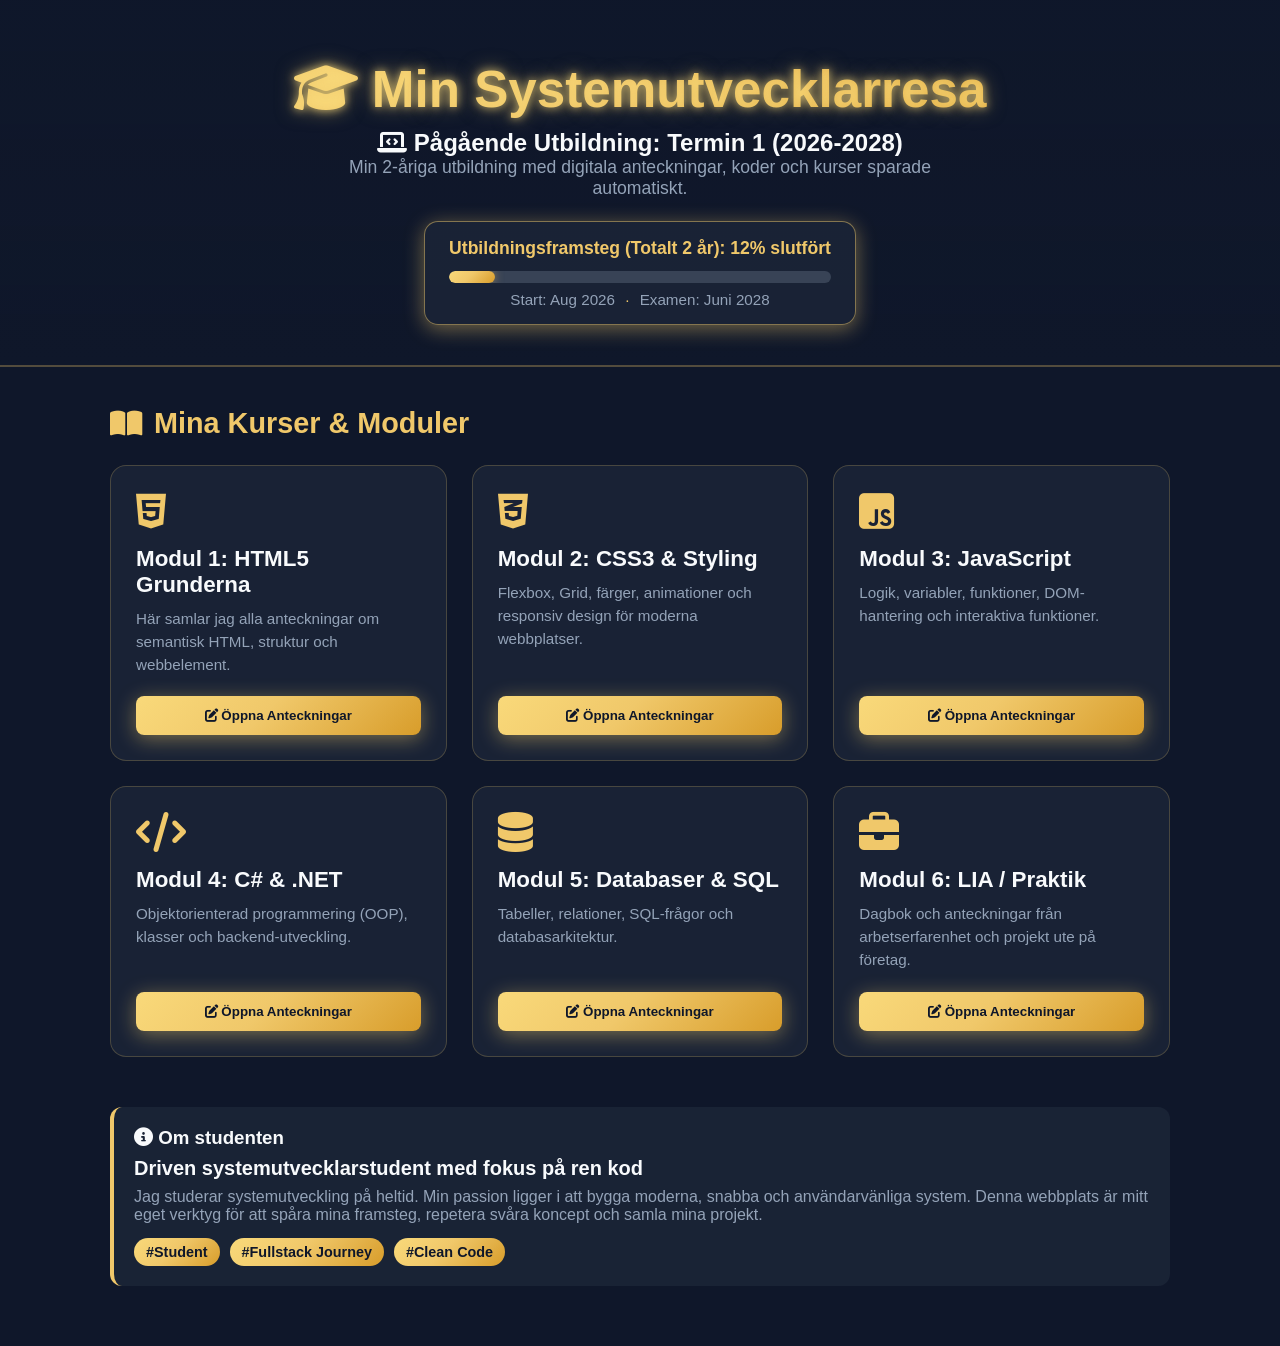
<file: index.html>
<!DOCTYPE html>
<html lang="sv">
<head>
    <meta charset="UTF-8">
    <meta name="viewport" content="width=device-width, initial-scale=1.0">
    <title>Min Systemutvecklarresa</title>
    <link rel="stylesheet" href="style.css">
    <link rel="stylesheet" href="https://cdnjs.cloudflare.com/ajax/libs/font-awesome/6.4.0/css/all.min.css">
</head>
<body>

    <header>
        <h2><i class="fa-solid fa-graduation-cap"></i> Min Systemutvecklarresa</h2>
        <h2 class="sub-title"><i class="fa-solid fa-laptop-code"></i> Pågående Utbildning: Termin 1 (2026-2028)</h2>
        <p>Min 2-åriga utbildning med digitala anteckningar, koder och kurser sparade automatiskt.</p>
        <div class="progress-box">
            <p class="progress-summary">Utbildningsframsteg (Totalt 2 år): 12% slutfört</p>
            <div class="progress-track" role="progressbar" aria-label="Utbildningsframsteg" aria-valuenow="12" aria-valuemin="0" aria-valuemax="100">
                <div class="progress-fill"></div>
            </div>
            <p class="progress-dates">Start: Aug 2026 <span aria-hidden="true">·</span> Examen: Juni 2028</p>
        </div>

    </header>

    <div class="container">
        
        <h2 class="section-title"><i class="fa-solid fa-book-open"></i> Mina Kurser & Moduler</h2>

        <div class="courses-grid">

            <div class="course-card">
                <div>
                    <i class="fa-brands fa-html5 course-icon"></i>
                    <h3 class="course-title">Modul 1: HTML5 Grunderna</h3>
                    <p class="course-desc">Här samlar jag alla anteckningar om semantisk HTML, struktur och webbelement.</p>
                </div>
                <button class="btn-gold" onclick="openNotes('html5', 'Modul 1: HTML5 Grunderna')">
                    <i class="fa-solid fa-pen-to-square"></i> Öppna Anteckningar
                </button>
            </div>

            <div class="course-card">
                <div>
                    <i class="fa-brands fa-css3-alt course-icon"></i>
                    <h3 class="course-title">Modul 2: CSS3 & Styling</h3>
                    <p class="course-desc">Flexbox, Grid, färger, animationer och responsiv design för moderna webbplatser.</p>
                </div>
                <button class="btn-gold" onclick="openNotes('css3', 'Modul 2: CSS3 & Styling')">
                    <i class="fa-solid fa-pen-to-square"></i> Öppna Anteckningar
                </button>
            </div>

            <div class="course-card">
                <div>
                    <i class="fa-brands fa-square-js course-icon"></i>
                    <h3 class="course-title">Modul 3: JavaScript</h3>
                    <p class="course-desc">Logik, variabler, funktioner, DOM-hantering och interaktiva funktioner.</p>
                </div>
                <button class="btn-gold" onclick="openNotes('js', 'Modul 3: JavaScript')">
                    <i class="fa-solid fa-pen-to-square"></i> Öppna Anteckningar
                </button>
            </div>

            <div class="course-card">
                <div>
                    <i class="fa-solid fa-code course-icon"></i>
                    <h3 class="course-title">Modul 4: C# & .NET</h3>
                    <p class="course-desc">Objektorienterad programmering (OOP), klasser och backend-utveckling.</p>
                </div>
                <button class="btn-gold" onclick="openNotes('csharp', 'Modul 4: C# & .NET')">
                    <i class="fa-solid fa-pen-to-square"></i> Öppna Anteckningar
                </button>
            </div>

            <div class="course-card">
                <div>
                    <i class="fa-solid fa-database course-icon"></i>
                    <h3 class="course-title">Modul 5: Databaser & SQL</h3>
                    <p class="course-desc">Tabeller, relationer, SQL-frågor och databasarkitektur.</p>
                </div>
                <button class="btn-gold" onclick="openNotes('sql', 'Modul 5: Databaser & SQL')">
                    <i class="fa-solid fa-pen-to-square"></i> Öppna Anteckningar
                </button>
            </div>

            <div class="course-card">
                <div>
                    <i class="fa-solid fa-briefcase course-icon"></i>
                    <h3 class="course-title">Modul 6: LIA / Praktik</h3>
                    <p class="course-desc">Dagbok och anteckningar från arbetserfarenhet och projekt ute på företag.</p>
                </div>
                <button class="btn-gold" onclick="openNotes('lia', 'Modul 6: LIA / Praktik')">
                    <i class="fa-solid fa-pen-to-square"></i> Öppna Anteckningar
                </button>
            </div>

        </div>

        <div class="info-box">
            <h3><i class="fa-solid fa-circle-info"></i> Om studenten</h3>
            <p class="info-highlight">Driven systemutvecklarstudent med fokus på ren kod</p>
            <p>Jag studerar systemutveckling på heltid. Min passion ligger i att bygga moderna, snabba och användarvänliga system. Denna webbplats är mitt eget verktyg för att spåra mina framsteg, repetera svåra koncept och samla mina projekt.</p>
            
            <div class="student-tags" aria-label="Studentens fokusområden">
                <span>#Student</span>
                <span>#Fullstack Journey</span>
                <span>#Clean Code</span>
            </div>
        </div>

    </div>

    <div class="modal-backdrop" id="notesModal">
        <div class="modal-content">
            <span class="close-modal" onclick="closeNotes()">&times;</span>
            <h2 id="modalTitle">Kursnamn</h2>
            <div class="status-badge" id="saveStatus">
                <i class="fa-solid fa-check-circle"></i> Sparad automatiskt
            </div>
            
            <p class="modal-desc">
                Klistra in din text, Notion-anteckningar eller kod nedan. Ändringar sparas direkt medan du skriver.
            </p>

            <textarea id="notesEditor" class="notes-editor" placeholder="Klistra in dina anteckningar från Notion här..."></textarea>
            
            <div class="modal-actions">
                <button class="btn-gold btn-auto" onclick="closeNotes()">Stäng fönster</button>
            </div>
        </div>
    </div>

    <script>
        let currentCourseKey = '';

        function openNotes(courseKey, title) {
            currentCourseKey = courseKey;
            document.getElementById('modalTitle').innerText = title;
            
            const savedNotes = localStorage.getItem('notes_' + courseKey) || '';
            document.getElementById('notesEditor').value = savedNotes;
            
            document.getElementById('saveStatus').style.opacity = '1';
            document.getElementById('notesModal').style.display = 'flex';
        }

        function closeNotes() {
            document.getElementById('notesModal').style.display = 'none';
        }

        document.getElementById('notesEditor').addEventListener('input', function() {
            if (currentCourseKey) {
                localStorage.setItem('notes_' + currentCourseKey, this.value);
                
                const status = document.getElementById('saveStatus');
                status.innerHTML = '<i class="fa-solid fa-sync fa-spin"></i> Sparar...';
                
                setTimeout(() => {
                    status.innerHTML = '<i class="fa-solid fa-check-circle"></i> Sparad automatiskt';
                }, 500);
            }
        });

        window.onclick = function(event) {
            const modal = document.getElementById('notesModal');
            if (event.target == modal) {
                closeNotes();
            }
        }
    </script>
</body>
</html>
</file>
<file: style.css>
:root {
    --bg-primary: #0f172a;
    --bg-card: rgba(30, 41, 59, 0.7);
    --text-main: #f8fafc;
    --text-sub: #94a3b8;
    /* Guld / Glitter Tema */
    --accent-gold: #F0C86A;
    --accent-gold-dark: #D89D2B;
    --gold-gradient: linear-gradient(135deg, #F9D97A 0%, #F0C86A 45%, #D89D2B 100%);
    --gold-glow: 0 4px 20px rgba(240, 200, 106, 0.45);
}

* {
    box-sizing: border-box;
    margin: 0;
    padding: 0;
    font-family: 'Segoe UI', Tahoma, Geneva, Verdana, sans-serif;
}

body {
    background-color: var(--bg-primary);
    color: var(--text-main);
    min-height: 100vh;
    padding-bottom: 60px;
}

/* Header / Hero */
header {
    background: linear-gradient(to bottom, rgba(15,23,42,0.9), var(--bg-primary)), 
                url('https://images.unsplash.com/photo-1517694712202-14dd9538aa97?auto=format&fit=crop&w=1200&q=80');
    background-size: cover;
    background-position: center;
    text-align: center;
    padding: 60px 20px 40px;
    border-bottom: 2px solid rgba(240, 200, 106, 0.3);
}

header h1,
header h2:first-of-type {
    font-size: 3.2rem;
    text-align: center;
    background: var(--gold-gradient);
    -webkit-background-clip: text;
    -webkit-text-fill-color: transparent;
    margin-bottom: 10px;
    text-shadow: 0 0 10px rgba(249, 217, 122, 0.8),
                 0 0 20px rgba(240, 200, 106, 0.5);
    animation: glowPulse 2s ease-in-out infinite alternate;
}

@keyframes glowPulse {
    from {
        text-shadow: 0 0 8px rgba(249, 217, 122, 0.5),
                     0 0 18px rgba(240, 200, 106, 0.3);
    }
    to {
        text-shadow: 0 0 14px rgba(249, 217, 122, 0.9),
                     0 0 28px rgba(240, 200, 106, 0.7),
                     0 0 40px rgba(216, 157, 43, 0.4);
    }
}

header p {
    color: var(--text-sub);
    font-size: 1.1rem;
    max-width: 600px;
    margin: 0 auto;
}

.progress-box {
    display: inline-block;
    max-width: 100%;
    margin: 22px auto 0;
    padding: 16px 24px;
    background: var(--bg-card);
    border: 1px solid rgba(240, 200, 106, 0.5);
    border-radius: 14px;
    box-shadow: var(--gold-glow);
}

.progress-box p {
    max-width: none;
}

.progress-box .progress-summary {
    color: var(--accent-gold);
    font-size: 1.1rem;
    font-weight: 700;
}

.progress-track {
    width: 100%;
    height: 12px;
    margin-top: 12px;
    overflow: hidden;
    background: rgba(148, 163, 184, 0.25);
    border-radius: 999px;
}

.progress-fill {
    width: 12%;
    height: 100%;
    background: var(--gold-gradient);
    border-radius: inherit;
    box-shadow: 0 0 10px rgba(240, 200, 106, 0.5);
}

.progress-box .progress-dates {
    margin-top: 8px;
    font-size: 0.95rem;
}

.progress-dates span {
    color: var(--accent-gold);
    padding: 0 6px;
}

/* Main Container */
.container {
    max-width: 1100px;
    margin: 40px auto 0;
    padding: 0 20px;
}

.section-title {
    font-size: 1.8rem;
    margin-bottom: 25px;
    display: flex;
    align-items: center;
    gap: 12px;
    color: #F0C86A;
}

/* Grid för Kurser */
.courses-grid {
    display: grid;
    grid-template-columns: repeat(auto-fit, minmax(300px, 1fr));
    gap: 25px;
    margin-bottom: 50px;
}

.course-card {
    background: var(--bg-card);
    border: 1px solid rgba(240, 200, 106, 0.22);
    border-radius: 16px;
    padding: 25px;
    backdrop-filter: blur(10px);
    transition: all 0.3s ease;
    display: flex;
    flex-direction: column;
    justify-content: space-between;
}

.course-card:hover {
    transform: translateY(-5px);
    border-color: rgba(240, 200, 106, 0.6);
    box-shadow: var(--gold-glow);
}

.course-icon {
    font-size: 2.5rem;
    margin-bottom: 15px;
    color: #F0C86A;
}

.course-title {
    font-size: 1.4rem;
    margin-bottom: 10px;
}

.course-desc {
    color: var(--text-sub);
    font-size: 0.95rem;
    line-height: 1.5;
    margin-bottom: 20px;
}

/* Guldknapp med glitteffekt */
.btn-gold {
    background: var(--gold-gradient);
    color: #0f172a;
    font-weight: bold;
    padding: 12px 20px;
    border: none;
    border-radius: 8px;
    cursor: pointer;
    transition: all 0.3s ease;
    box-shadow: var(--gold-glow);
    text-align: center;
    width: 100%;
}

.btn-gold:hover {
    transform: scale(1.02);
    box-shadow: 0 6px 25px rgba(240, 200, 106, 0.6);
}

.btn-auto {
    width: auto;
}

/* Modal (Popup för anteckningar) */
.modal-backdrop {
    position: fixed;
    top: 0;
    left: 0;
    width: 100vw;
    height: 100vh;
    background: rgba(0, 0, 0, 0.8);
    backdrop-filter: blur(5px);
    display: none;
    justify-content: center;
    align-items: center;
    z-index: 1000;
}

.modal-content {
    background: #1e293b;
    border: 1px solid #d4af37;
    border-radius: 16px;
    width: 90%;
    max-width: 800px;
    max-height: 85vh;
    padding: 30px;
    display: flex;
    flex-direction: column;
    gap: 15px;
    box-shadow: 0 10px 30px rgba(0, 0, 0, 0.5);
    position: relative;
}

.close-modal {
    position: absolute;
    top: 20px;
    right: 25px;
    font-size: 1.8rem;
    color: var(--text-sub);
    cursor: pointer;
}

.close-modal:hover {
    color: #F0C86A;
}

#modalTitle {
    color: #F0C86A;
}

.status-badge {
    font-size: 0.85rem;
    color: #22c55e;
    display: flex;
    align-items: center;
    gap: 6px;
}

.modal-desc {
    color: var(--text-sub);
    font-size: 0.9rem;
}

/* Anteckningsområde (Textarea) */
textarea.notes-editor {
    width: 100%;
    height: 350px;
    background: #0f172a;
    color: #f8fafc;
    border: 1px solid rgba(240, 200, 106, 0.3);
    border-radius: 10px;
    padding: 15px;
    font-size: 1rem;
    line-height: 1.6;
    resize: vertical;
    outline: none;
}

textarea.notes-editor:focus {
    border-color: #F0C86A;
    box-shadow: 0 0 10px rgba(240, 200, 106, 0.2);
}

.modal-actions {
    display: flex;
    justify-content: flex-end;
    gap: 10px;
}

/* Footer / Info Box */
.info-box {
    background: var(--bg-card);
    border-radius: 12px;
    padding: 20px;
    margin-top: 20px;
    border-left: 4px solid #F0C86A;
}

.info-box p {
    color: var(--text-sub);
    margin-top: 8px;
}

.info-box .info-highlight {
    color: var(--text-main);
    font-size: 1.25rem;
    font-weight: 600;
}

.student-tags {
    display: flex;
    flex-wrap: wrap;
    gap: 10px;
    margin-top: 14px;
}

.student-tags span {
    color: #0f172a;
    background: var(--gold-gradient);
    border-radius: 999px;
    padding: 6px 12px;
    font-size: 0.9rem;
    font-weight: 600;
}
</file>
